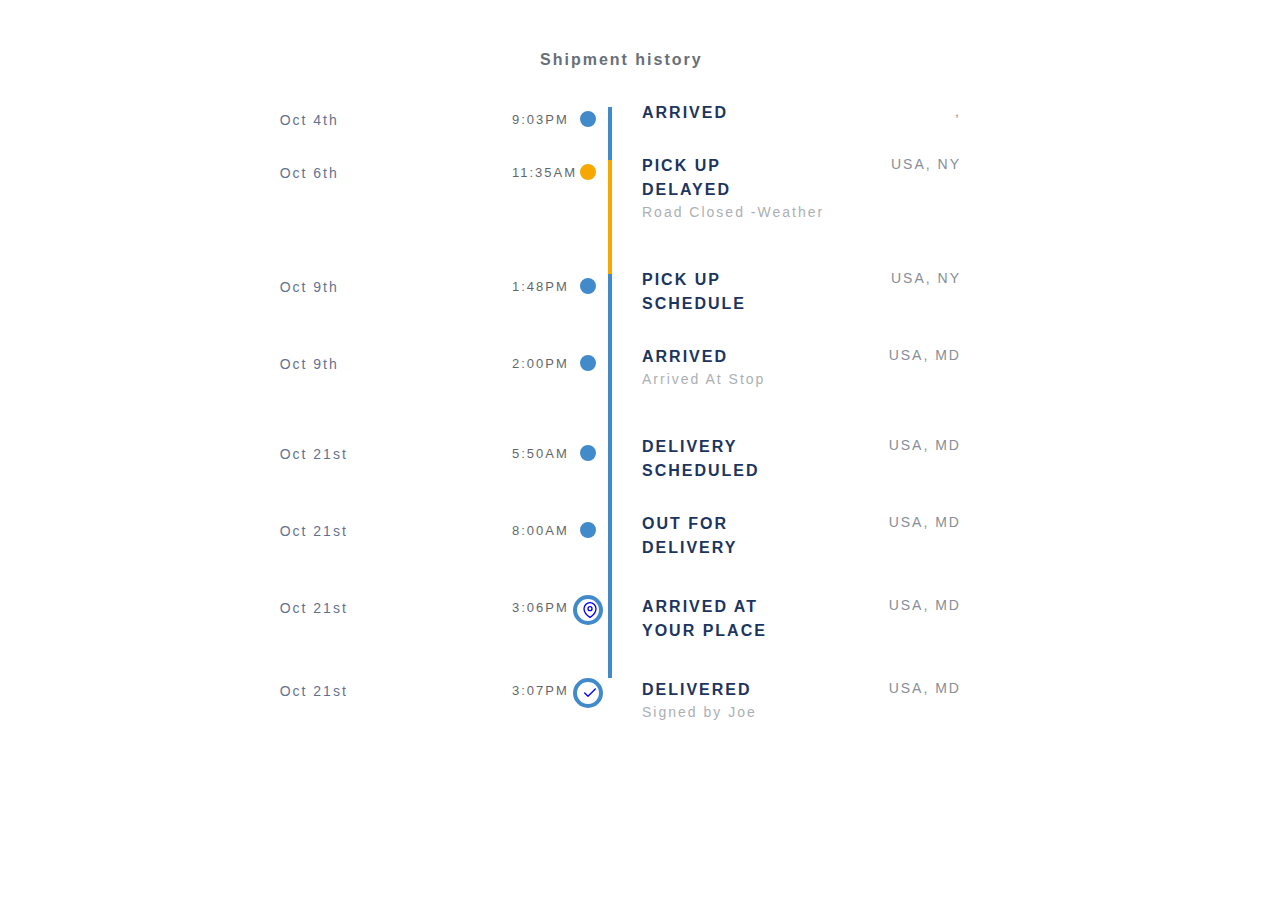
<file: index.html>
<html lang="en" ng-app="bennuApp">
<head>
    <meta charset="UTF-8">
    <meta name="viewport" content="width=device-width, initial-scale=1.0">
    <title>Shipment history timeline</title>
    <script src="app/lib/angular.min.js"></script>
    <script src="app/lib/angular-route.min.js"></script>
    <script src="app/app.js"></script>
    <link rel="stylesheet" href="content/css/style.css">
    <link rel="stylesheet" href="content/css/bootstrap.min.css">
    <script src="content/feather.js"></script>
</head>
<body>
    <main ng-view></main>
</body>
</html>
</file>
<file: content/css/style.css>
@import url("https://fonts.googleapis.com/css2?family=Montserrat:wght@400;500;600&display=swap");
* {
  margin: 0;
  padding: 0;
}

body {
  font-family: 'Montserrat', sans-serif;
  letter-spacing: 2px;
}

p {
  font-size: 14px;
  font-weight: 300;
  line-height: 1.5;
  opacity: .7;
}

.timeline {
  max-width: 60%;
  margin: 0 auto;
  margin-left: 40%;
  margin-right: 0%;
}

.timeline .timeline-body {
  position: relative;
  margin-left: 100px;
  border-radius: 0 8px 8px 0;
  padding: 5px 0;
  margin-top: 0;
  padding-top: 0;
}

.timeline .timeline-body:after {
  content: '';
  width: 4px;
  height: 100%;
  background-color: #428bca;
  position: absolute;
  left: -4px;
  top: 30px;
}

.timeline .timeline-body .timeline-item {
  position: relative;
}

.timeline .timeline-body .timeline-item .time {
  position: absolute;
  left: -85px;
  top: 33px;
  font-size: 13px;
}

.timeline .timeline-body .timeline-item .date {
  position: absolute;
  left: -550px;
  top: 33px;
  font-size: 14px;
  color: #1c355e;
}

.timeline .timeline-body .timeline-item .content {
  margin-top: 0px;
  margin-left: 30px;
  padding-top: 0px;
  padding-bottom: 0px;
  color: #888e96;
  font-size: 14px;
}

.timeline .timeline-body .timeline-item .content .title {
  margin-bottom: 0px;
  color: #1c355e;
  font-size: 16px;
  font-weight: bolder;
  text-transform: capitalize;
}

.timeline .timeline-body2 {
  position: relative;
  margin-left: 100px;
  border-radius: 0 8px 8px 0;
  padding: 5px 0;
  margin-top: 0;
  padding-top: 0;
}

.timeline .timeline-body2:after {
  content: '';
  width: 4px;
  height: 100%;
  background-color: #f6a800;
  position: absolute;
  left: -4px;
  top: 30px;
}

.timeline .timeline-body2 .timeline-item {
  position: relative;
}

.timeline .timeline-body2 .timeline-item .time {
  position: absolute;
  left: -85px;
  top: 33px;
  font-size: 13px;
}

.timeline .timeline-body2 .timeline-item .date {
  position: absolute;
  left: -550px;
  top: 33px;
  font-size: 14px;
  color: #1c355e;
}

.timeline .timeline-body2 .timeline-item .content {
  margin-top: 0px;
  margin-left: 30px;
  padding-top: 0px;
  padding-bottom: 0px;
  color: #888e96;
  font-size: 14px;
}

.timeline .timeline-body2 .timeline-item .content .title {
  margin-bottom: 0px;
  color: #1c355e;
  font-size: 16px;
  font-weight: bolder;
  text-transform: capitalize;
}

.timeline .timeline-body3 {
  position: relative;
  margin-left: 100px;
  border-radius: 0 8px 8px 0;
  padding: 5px 0;
  margin-top: 0;
  padding-top: 0;
}

.timeline .timeline-body3:after {
  content: '';
  width: 4px;
  height: 100%;
  background-color: transparent;
  position: absolute;
  left: -4px;
  top: 30px;
}

.timeline .timeline-body3 .timeline-item {
  position: relative;
}

.timeline .timeline-body3 .timeline-item .time {
  position: absolute;
  left: -85px;
  top: 33px;
  font-size: 13px;
}

.timeline .timeline-body3 .timeline-item .time-mob {
  position: absolute;
  left: -65px;
  top: 60px;
  font-size: 13px;
}

.timeline .timeline-body3 .timeline-item .time-mob1 {
  position: absolute;
  left: -65px;
  top: 60px;
  font-size: 13px;
}

.timeline .timeline-body3 .timeline-item .date {
  position: absolute;
  left: -550px;
  top: 33px;
  font-size: 14px;
  color: #1c355e;
}

.timeline .timeline-body3 .timeline-item .date-mob {
  position: absolute;
  left: -75px;
  top: 33px;
  font-size: 14px;
  color: #1c355e;
}

.timeline .timeline-body3 .timeline-item .date-mob1 {
  position: absolute;
  left: -5px;
  top: 33px;
  font-size: 14px;
  color: #1c355e;
}

.timeline .timeline-body3 .timeline-item .content {
  margin-top: 0px;
  margin-left: 30px;
  padding-top: 0px;
  padding-bottom: 0px;
  color: #888e96;
  font-size: 14px;
}

.timeline .timeline-body3 .timeline-item .content .title {
  margin-bottom: 0px;
  color: #1c355e;
  font-size: 16px;
  font-weight: bolder;
  text-transform: capitalize;
}

.iconCircle {
  padding-left: 5px;
  padding-bottom: 5px;
  width: 30px;
  height: 30px;
  border-radius: 50%;
  border: 4px solid #428bca;
  position: absolute;
  background-color: white;
  left: -553px;
  top: 30px;
  margin-left: 30px;
  z-index: 9;
}

.checkIcon {
  width: 16px;
  height: 18px;
  margin-top: 2px;
  margin-right: 0.5px;
}

.mapIcon {
  width: 16px;
  height: 16px;
  margin-top: 3px;
  margin-right: 2px;
  margin-left: 0;
}

.middleIconCircle {
  padding-left: 5px;
  padding-bottom: 5px;
  width: 24px;
  height: 24px;
  border-radius: 50%;
  border: 4px solid white;
  position: absolute;
  background-color: #428bca;
  left: -549px;
  top: 30px;
  margin-left: 30px;
  z-index: 9;
}

.middleIconCircle2 {
  padding-left: 5px;
  padding-bottom: 5px;
  width: 24px;
  height: 24px;
  border-radius: 50%;
  border: 4px solid white;
  position: absolute;
  background-color: #f6a800;
  top: 30px;
  margin-left: 30px;
  z-index: 9;
}

.state {
  padding-bottom: 0px;
  margin-bottom: 0px;
}

.main-title {
  margin-top: 50px;
  width: 200px;
  color: #696f77;
  font-size: 16px;
  font-weight: 600;
}

@media (max-width: 1920px) {
  .middleIconCircle {
    left: -570px;
  }
  .middleIconCircle2 {
    left: -570px;
  }
  .iconCircle {
    left: -573px;
  }
  .date-block-mob {
    display: none;
  }
}

@media (min-width: 1921px) {
  .timeline {
    display: none;
  }
}

@media (max-width: 1366px) {
  .date-block-mob {
    display: none;
  }
  .middleIconCircle {
    left: -400px;
  }
  .middleIconCircle2 {
    left: -400px;
  }
  .iconCircle {
    left: -403px;
  }
}

@media (min-width: 481px) {
  .date-mobile {
    display: none;
  }
}

@media (max-width: 480px) {
  .middleIconCircle {
    left: -30px;
  }
  .middleIconCircle2 {
    left: -30px;
  }
  .state {
    display: none;
  }
  .iconCircle {
    left: -30px;
  }
  .timeline {
    max-width: 80%;
    margin: 0 auto;
    margin-left: 10%;
  }
  .date-block-mob {
    display: -webkit-inline-box;
    display: -ms-inline-flexbox;
    display: inline-flex;
  }
  .time-block-mob {
    display: -webkit-inline-box;
    display: -ms-inline-flexbox;
    display: inline-flex;
  }
  .dateMobSpan {
    display: ove;
  }
  .date-mobile {
    color: #1c355e;
    font-size: 14px;
    font-weight: bold;
  }
}
/*# sourceMappingURL=style.css.map */
</file>
